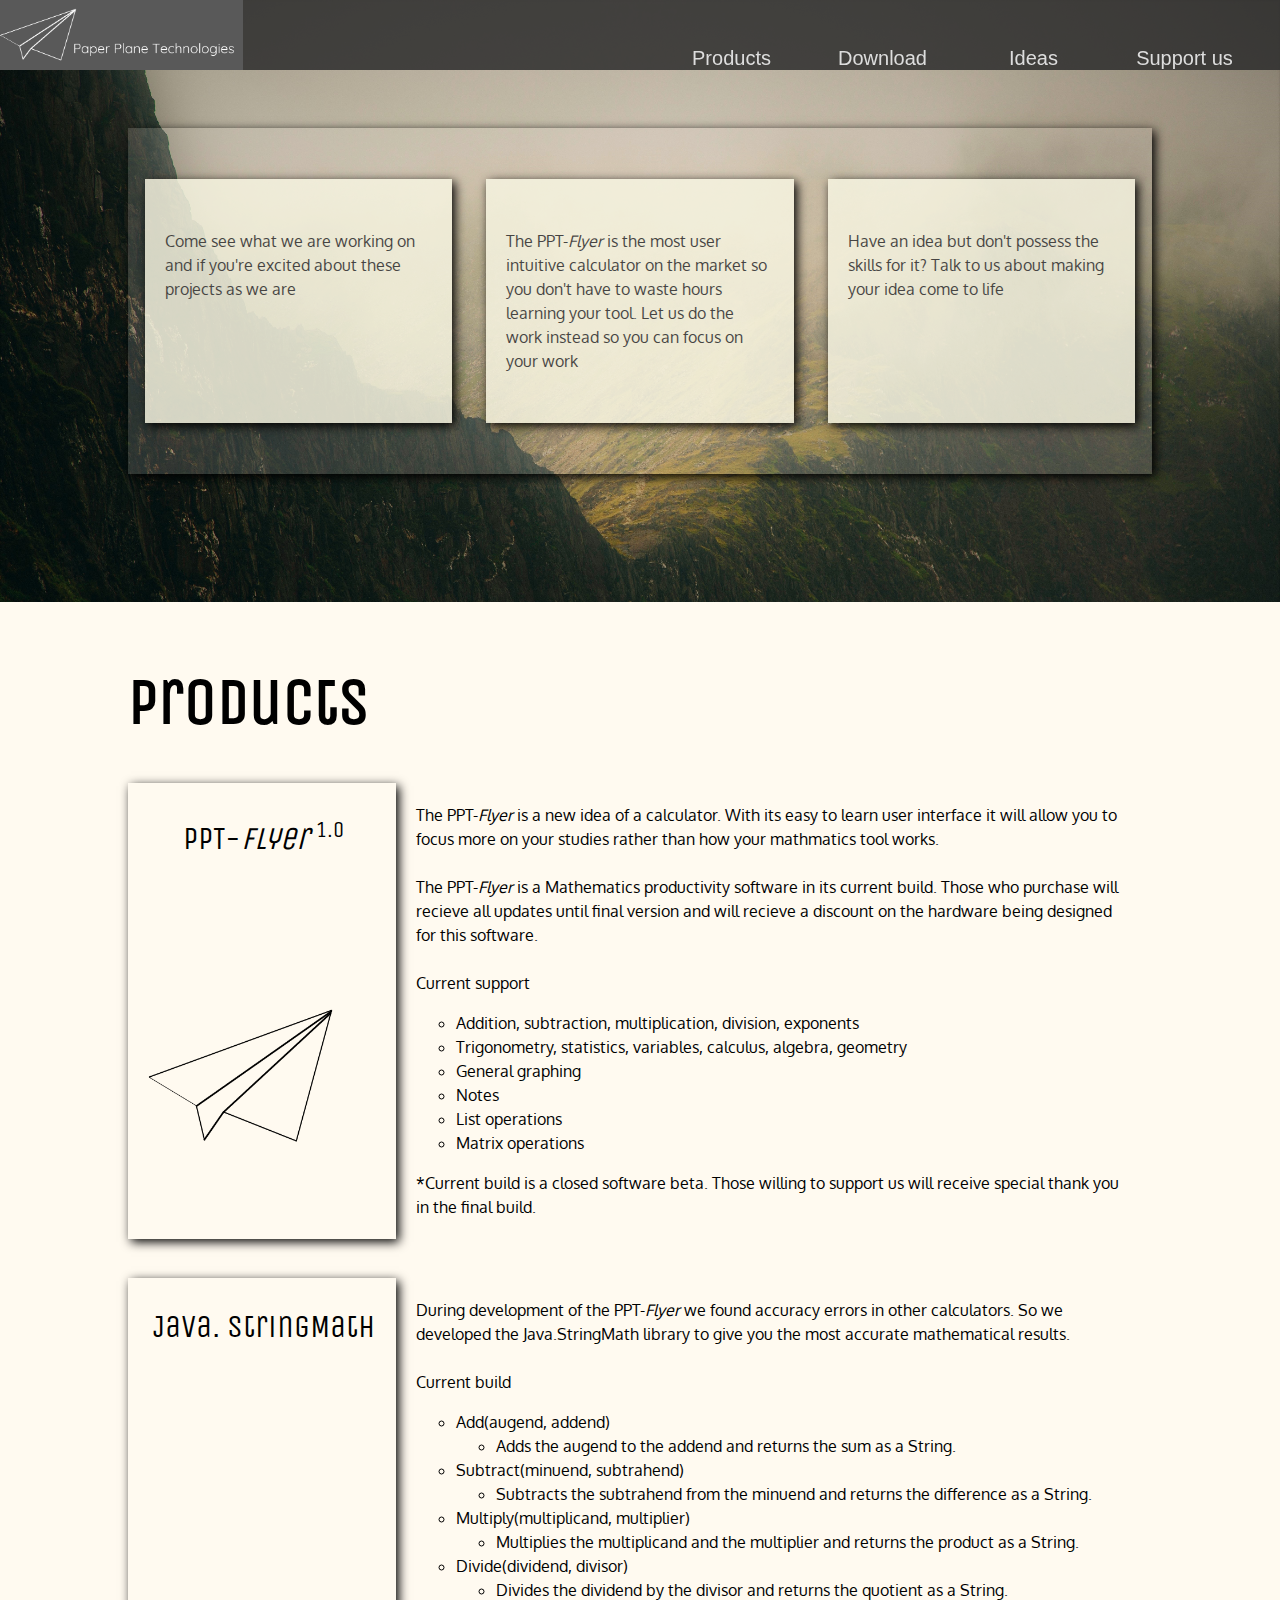
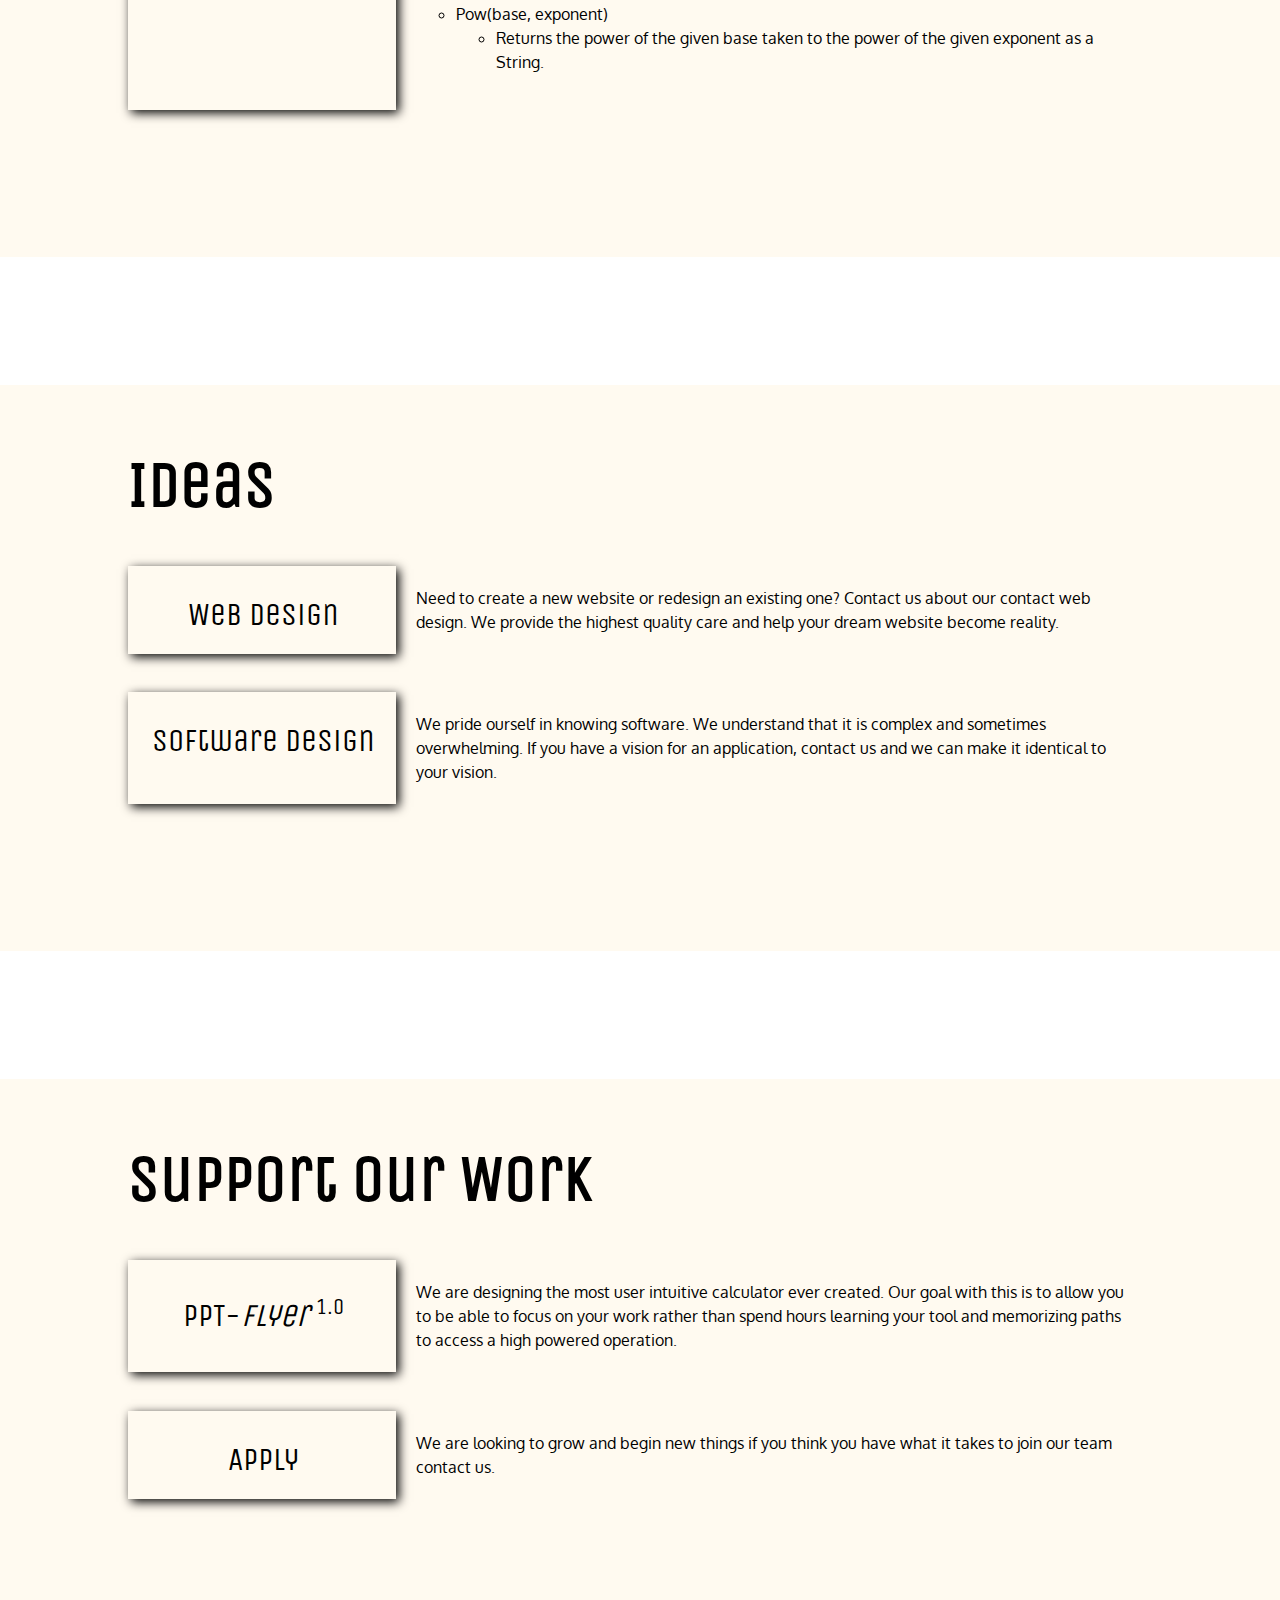
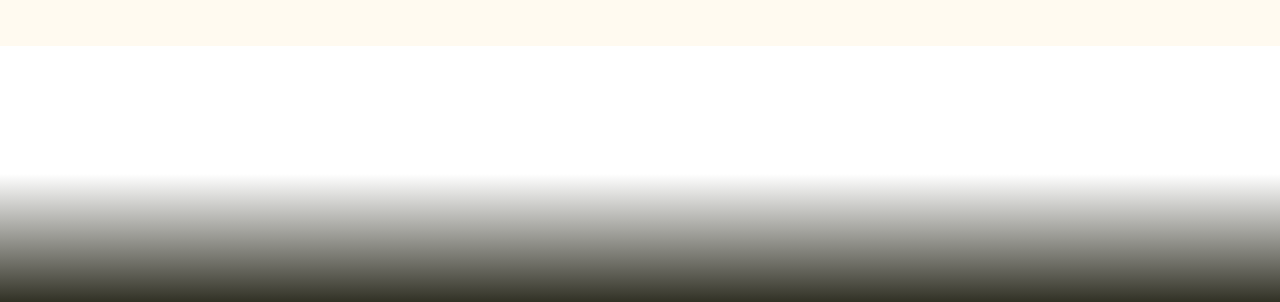
<file: index.html>
<!DOCTYPE html>
<html>
<head>
    <link type='text/css' rel='stylesheet' href='style.css'>
    <link type="text/css" rel="stylesheet" href="header-style.css">
    <link type="text/css" rel="stylesheet" media="handheld" href="mobile.css">
    <link rel="alternate" hreflang="x-default" href="http://www.paperplanetechnologies.com">
<title>Paper Plane Technologies</title>
<meta name="keywords" content="Paper Plane Technologies, Paper Plane, Technology, PPT-Flyer">
<!-- favicon -->
<link rel="apple-touch-icon" sizes="180x180" href="/icons/apple-touch-icon.png">
<link rel="icon" type="image/png" sizes="32x32" href="/icons/favicon-32x32.png">
<link rel="icon" type="image/png" sizes="16x16" href="/icons/favicon-16x16.png">
<link rel="manifest" href="/icons/manifest.json">
<link rel="mask-icon" href="/icons/safari-pinned-tab.svg" color="#9fcbd9">
<link rel="shortcut icon" href="/icons/favicon.ico">
<meta name="apple-mobile-web-app-title" content="Paper Plane">
<meta name="application-name" content="Paper Plane">
<meta name="msapplication-config" content="/icons/browserconfig.xml">
<meta name="theme-color" content="#9fcbd9">
   
<meta name="description" content="The offical webpage for Paper Plane Technologies. We offer high quality web design and application development services">
<style>
    body {
        padding: 0;
        margin: 0;
        
        background-image: url(bg%20mountain%20smoke.jpg);
        background-attachment: fixed;
        background-size: 100% 100%;
        z-index: -10;
    }
</style>
</head>

<body>
    
<div id="theWholeHeadingBlock">
	<a href="index.html"><img src="PPT%20WHT.png"></a>
	<span id="rightHeadingItem">
        <a href="#products">
            <div id="hinLine">Products</div>
        </a>
        <a href="download.html">
            <div id="hinLine">Download</div>
        </a>
        <a href="#ideas">
            <div id="inLine">Ideas</div>
        </a>
		<a href="#support">
            <div id="hinLine">Support us</div>
        </a>
  
	</span>
</div>

<div class="vbuffer"></div>   

<div class="center">
    <div class="cContent">
        
        <a href="#support">
        <div class="inLine">
            Come see what we are working on and if you're excited about these projects as we are
        </div>
        </a>
        <a href="#products">
        <div class="inLine">
            The PPT-<em>Flyer</em> is the most user intuitive calculator on the market so you don't have to waste hours learning your tool. Let us do the work instead so you can focus on your work
        </div>
        </a>
        <a href="#ideas">
        <div class="inLine"> 
            Have an idea but don't possess the skills for it? Talk to us about making your idea come to life
        </div>
        </a>

    </div>
</div>

<div class="vbuffer"></div>

<div id="products"></div>

<div itemscope itemtype="http://schema.org/Product" class="hFill">
<!--    PPT-Flyer   -->
    <div class="center">
        <h1 class="head" >
            Products
        </h1>
    </div>
    <div class="fcenter">
        <a href="download.html">
        <div class="thead">
            <span itemprop="name">PPT-<em>Flyer </em></span> <sup><small>1.0</small></sup>
            <br><br><br><br><br>
            <img align="left" src="Paper%20Plane%20Technologies%20logo.png" width=80% >
        </div>
        </a>
        <div class="tdata">                        <!-- General -->
            The PPT-<em>Flyer</em> is a new idea of a calculator. With its easy to learn user interface it will allow you to focus more on your studies rather than how your mathmatics tool works.
            <br><br>
            The PPT-<em>Flyer</em> is a Mathematics productivity software in its current build. Those who purchase will recieve all updates until final version and will recieve a discount on the hardware being designed for this software.
            <br><br>
            Current support
            <ul style="list-style-type:circle">
                <li>Addition, subtraction, multiplication, division, exponents</li>
                <li>Trigonometry, statistics, variables, calculus, algebra, geometry</li>
                <li>General graphing</li>
                <li>Notes</li>
                <li>List operations</li>
                <li>Matrix operations</li>
            </ul>
            *Current build is a closed software beta. Those willing to support us will receive special thank you in the final build.
        </div> 
        <meta itemprop="description" content="Mathematics productivity software">
<span itemprop="offers" itemscope itemtype="http://schema.org/Offer">
<meta itemprop="price" content="$30.00"></span>
<span itemprop="brand" itemscope itemtype="http://schema.org/Brand">
<meta itemprop="name" content="Paper Plane Technologies"></span>
    </div>
    <div class="mvbuffer"></div>
<!--     Java.StringMath     -->
    <div class="fcenter">
        <a href="download.html">
        <div itemprop="name" class="thead">
            Java. StringMath
        </div>
        </a>
        <div class="tdata">
            During development of the PPT-<em>Flyer</em> we found accuracy errors in other calculators. So we developed the Java.StringMath library to give you the most accurate mathematical results.
            <br><br>
            Current build
            <ul style="list-style-type:circle">
                <li>Add(augend, addend)</li>
                <ul style="list-style-type:circle">
                    <li>Adds the augend to the addend and returns the sum as a String.</li>
                </ul>
                <li>Subtract(minuend, subtrahend)</li>
                <ul style="list-style-type:circle">
                    <li>Subtracts the subtrahend from the minuend and returns the difference as a String.</li>
                </ul>
                <li>Multiply(multiplicand, multiplier)</li>
                <ul style="list-style-type:circle">
                    <li>Multiplies the multiplicand and the multiplier and returns the product as a String.</li>
                </ul>
                <li>Divide(dividend, divisor)</li>
                <ul style="list-style-type:circle">
                   <li>Divides the dividend by the divisor and returns the quotient as a String.</li> 
                </ul>
                <li>Pow(base, exponent)</li>
                <ul style="list-style-type:circle">
                    <li>Returns the power of the given base taken to the power of the given exponent as a String.</li>
                </ul>
                
            </ul>
        </div>
        <meta itemprop="description" content="Java software for math operations that work around IEEE 745 standard for floating-point arithmetic.">
<span itemprop="offers" itemscope itemtype="http://schema.org/Offer">
<meta itemprop="price" content="It's on us"></span>
<span itemprop="brand" itemscope itemtype="http://schema.org/Brand">
<meta itemprop="name" content="Paper Plane Technologies"></span>
    </div>
    <div class="vbuffer"></div>    
</div>
    
<div class="vbuffer"></div>

<div id="ideas"></div>
    
<div class="hFill">
    <div class="center">
        <h1 class="head" >
        Ideas
        </h1>
    </div>
    <div class="fcenter">
        <a href="ideas.html">
        <div class="thead">
            Web Design
        </div>
        </a>
        <div class="tdata">
            Need to create a new website or redesign an existing one? Contact us about our contact web design. We provide the highest quality care and help your dream website become reality.
        </div>
    </div>
    <div class="mvbuffer"></div>
    <dive class="fcenter">
    <a href="ideas.html">
        <div class="thead">
            Software Design    
        </div>
        </a>
        <div class="tdata">
            We pride ourself in knowing software. We understand that it is complex and sometimes overwhelming. If you have a vision for an application, contact us and we can make it identical to your vision.
        </div>
    </dive>
    
    <div class="vbuffer"></div>
</div>

<div class="vbuffer"></div>

<div id="support"></div>

<div class="hFill">
    
    <div class="center">
        <h1 class="head">
        Support Our Work
        </h1>
    </div>
    <div class="fcenter">
        <a href="donate.html">
        <div class="thead">
            PPT-<em>Flyer </em> <sup><small>1.0</small></sup>
        </div>
        </a>
        <div class="tdata">
            We are designing the most user intuitive calculator ever created. Our goal with this is to allow you to be able to focus on your work rather than spend hours learning your tool and memorizing paths to access a high powered operation.
        </div>
    </div>

    <div class="mvbuffer"></div>

    <div class="fcenter">
        <a href="apply.html">
            <div class="thead">
                Apply
            </div>
        </a>
        <div class="tdata">
            We are looking to grow and begin new things if you think you have what it takes to join our team contact us.
        </div>
    </div>
    <div class="vbuffer"></div>
</div>
<div class="vbuffer"></div>
<div class="bvbuffer"></div>

</body>

</html>
</file>
<file: style.css>
@import url('//fonts.googleapis.com/css?family=Unica One');
@import url('//fonts.googleapis.com/css?family=Oxygen');
/* calc() for calculations */
a:link, a:visited {
    font-size: inherit;
    line-height: inherit;
    
    width: 30%;
    display: inherit;
    
    flex: inherit;
    
    color: inherit;
    font-family: inherit;
    font-size: inherit;
    box-shadow: 3px 3px 10px;
    background-color: inherit;
    text-decoration: none;
    

    
}
a:hover {
    background-color:rgba(112, 123, 88, 0.3);
}
.inLine{
    flex: 1;
    font-size: 100%;
    font-family: Oxygen;
    line-height: 150%;
    background-color:rgba(245, 245, 220, .8);
        
    padding-left: 20px;
    padding-right: 20px;
    padding-top: 50px;
    padding-bottom: 50px;
    white-space:normal;
    z-index: -9;
}
.dinLine{
    flex: 1;
    font-size: 100%;
    font-family: Oxygen;
    line-height: 150%;
    background-color:rgba(245, 245, 220, .8);
        
    padding-left: 20px;
    padding-right: 20px;
    padding-top: 50px;
    padding-bottom: 50px;
    white-space:normal;
    z-index: -9;
}
.infoCell{
    font-size: 100%;
    font-family: Oxygen;
    line-height: 150%;
    background-color:rgb(245, 245, 220);

    margin: auto;
    padding: 5%;
    z-index: -8;
}
.infoHold {
    width:80%;
    margin: auto;
    align-content: space-around;
    padding: 1%;
    background-color:rgba(245, 245, 220, .4);
    box-shadow: 3px 3px 10px;
    z-index: -9;
}
.hFill {
    width: 100%;     
    background-color:rgb(255, 250, 240);

    padding-top: 1.5%;
    padding-bottom: 1.5%;
    
    white-space:normal;
    z-index: -9;
}
.cContent{
   display: flex;
    justify-content:space-around;
    background-color:rgba(255, 250, 240, .15);
    box-shadow: 3px 3px 10px;

    padding-top: 5%;
    padding-bottom: 5%;
    z-index: -10; 
}
h1.head {
    font-family:'Unica One';
    font-size: 400%;
    text-align: left;
}
h1.small {
    font-family:'Unica One';
    font-size: 200%;
    text-align: left; 
}
/*----- buffers -----*/
.hbuffer {
    width:100%;
    padding-top: 100px;
}
div.vbuffer {
    align-content:center; 
    padding-top: 5%;
    padding-bottom: 5%;
    width:100%;
}
div.dvbuffer {
    align-content:center; 
    padding-top: 5%;
    padding-bottom: 5%;
    width:100%; 
}
div.bvbuffer {
    align-content:center; 
    padding-top: 5%;
    padding-bottom: 5%;
    width:100%;
    background: -webkit-linear-gradient(rgba(255, 255, 255, 0.0), rgb(49, 49, 37));
    background: -o-linear-gradient(rgba(255, 255, 255, 0.0), rgb(49, 49, 37));
    background: -moz-linear-gradient(rgba(255, 255, 255, 0.0), rgb(49, 49, 37)); 
    background: linear-gradient(rgba(255, 255, 255, 0.0), rgb(49, 49, 37));
}
.mvbuffer {
    align-content:center; 
    padding-top: 1.5%;
    padding-bottom: 1.5%;
    width:100%;
}
.center{
    margin: auto;
    width: 80%;
    white-space: nowrap;
}
/*------    Tables  -----*/
.thead {
    text-align: center;
    display: auto;
    font-family:'Unica One';
    font-size: 200%;
    padding-left: 15px;
    padding-top: 30px;
    width: 90%;
    max-width: 100%;
    white-space: normal;

}
.tdata {
    display: auto;
    width: 80%;    
    line-height: 150%;
    white-space: normal;
    font-family:'Oxygen';
    padding: 20px;
}
.fcenter {
    margin: auto;
    width: 80%;
    white-space: nowrap;
    display: flex;
}
/* -----    Links   -----*/
#products{
    /*Link to Products mini*/
}
#ideas {
    /*Link to ideas mini */
}
#support {
    /*Link to projects mini*/
}
.important {
    display: auto;
    font-size: 125%;
    line-height: 200%;
    white-space: normal;
    font-family:'Oxygen';
    padding: 20px;
}
</file>
<file: header-style.css>
body {
	background-color: white;
	font-family: sans-serif;
}

#theWholeHeadingBlock {
	background-color: rgba(45, 45, 45,.85);
	height: 70px;
	width: 100%;
	position: fixed;
}

#theWholeHeadingBlock img {
	height: 100%;
	position: absolute;
}
#theWholeHeadingBlock img:hover {
    color: #FFFFFF;
	background-color: #595959;
}

#rightHeadingItem {
	position: absolute;
	right: 20px;
	bottom: 0px;
    display: flex;
}

#rightHeadingItem div {
	display: inline-block;
	text-decoration: none;
	color: #DDDDDD;
	font-size: 20px;
    text-align: center;
    width: 121px;
	padding-left: 15px;
	padding-right: 15px;
	padding-top: 100%;
	margin: 0px;
}
#rightHeadingItem a:link{
    box-shadow: none;
}
#rightHeadingItem div:hover {
	color: #FFFFFF;
	background-color: #595959;
}

#hinLine {
    display: justify;
    width: 110px;
    padding-top: 100%;
    padding-right: 5px;
    padding-left:  5px;
    white-space:normal;
    
}
</file>
<file: mobile.css>
@import url('//fonts.googleapis.com/css?family=Unica One');
@import url('//fonts.googleapis.com/css?family=Oxygen');
/* calc() for calculations */
a:link, a:visited {
    font-size: inherit;
    line-height: inherit;
    
    width: 30%;
    display: inherit;
    
    flex: inherit;
    
    color: inherit;
    font-family: inherit;
    font-size: inherit;
    box-shadow: 3px 3px 10px;
    background-color: inherit;
    text-decoration: none;
}
a:hover {
    background-color:rgba(112, 123, 88, 0.3);
}
.inLine{
    flex: 1;
    font-size: 100%;
    font-family: Oxygen;
    line-height: 150%;
    background-color:rgba(245, 245, 220, .8);
        
    padding-left: 20px;
    padding-right: 20px;
    padding-top: 50px;
    padding-bottom: 50px;
    white-space:normal;
    z-index: -9;
}
.infoCell{
    font-size: 120%;
    font-family: Oxygen;
    line-height: 150%;
    background-color:rgb(245, 245, 220);

    margin: auto;
    padding: 5%;
    z-index: -8;
}
.infoHold {
    width:80%;
    margin: auto;
    align-content: space-around;
    padding: 1%;
    background-color:rgba(245, 245, 220, .4);
    box-shadow: 3px 3px 10px;
    z-index: -9;
}
.hFill {
    width: 100%;     
    background-color:rgb(255, 250, 240);

    padding-top: 1.5%;
    padding-bottom: 1.5%;
    
    white-space:normal;
    z-index: -9;
}
.cContent{
    visibility: hidden;
}
h1.head {
    font-family:'Unica One';
    font-size: 400%;
    text-align: left;
}
h1.small {
    font-family:'Unica One';
    font-size: 200%;
    text-align: left; 
}
/*----- buffers -----*/
.hbuffer {
    width:100%;
    padding-top: 100px;
}
div.vbuffer {
    align-content:center; 
    padding-top: 5%;
    padding-bottom: 5%;
    width:100%;
}
div.bvbuffer {
    align-content:center; 
    padding-top: 5%;
    padding-bottom: 5%;
    width:100%;
    background: -webkit-linear-gradient(rgba(255, 255, 255, 0.0), rgb(49, 49, 37));
    background: -o-linear-gradient(rgba(255, 255, 255, 0.0), rgb(49, 49, 37));
    background: -moz-linear-gradient(rgba(255, 255, 255, 0.0), rgb(49, 49, 37)); 
    background: linear-gradient(rgba(255, 255, 255, 0.0), rgb(49, 49, 37));
}
.mvbuffer {
    align-content:center; 
    padding-top: 1.5%;
    padding-bottom: 1.5%;
    width:100%;
}
.center{
    margin: auto;
    width: 80%;
    white-space: nowrap;
}
/*------    Tables  -----*/
.thead {
    text-align: center;
    display: auto;
    font-family:'Unica One';
    font-size: 200%;
    padding-left: 15px;
    padding-top: 30px;
    width: 100%;
    max-width: 100%;
    white-space: normal;
}
.tdata {
    display: auto;
    width: 80%;
    font-size: 120%;
    line-height: 150%;
    white-space: normal;
    font-family:'Oxygen';
    padding: 20px;
}
.fcenter {
    margin: auto;
    width: 80%;
    white-space: nowrap;
    display: flex;
}
/* -----    Links   -----*/
#products{
    /*Link to Products mini*/
}
#ideas {
    /*Link to ideas mini */
}
#support {
    /*Link to projects mini*/
}
</file>
